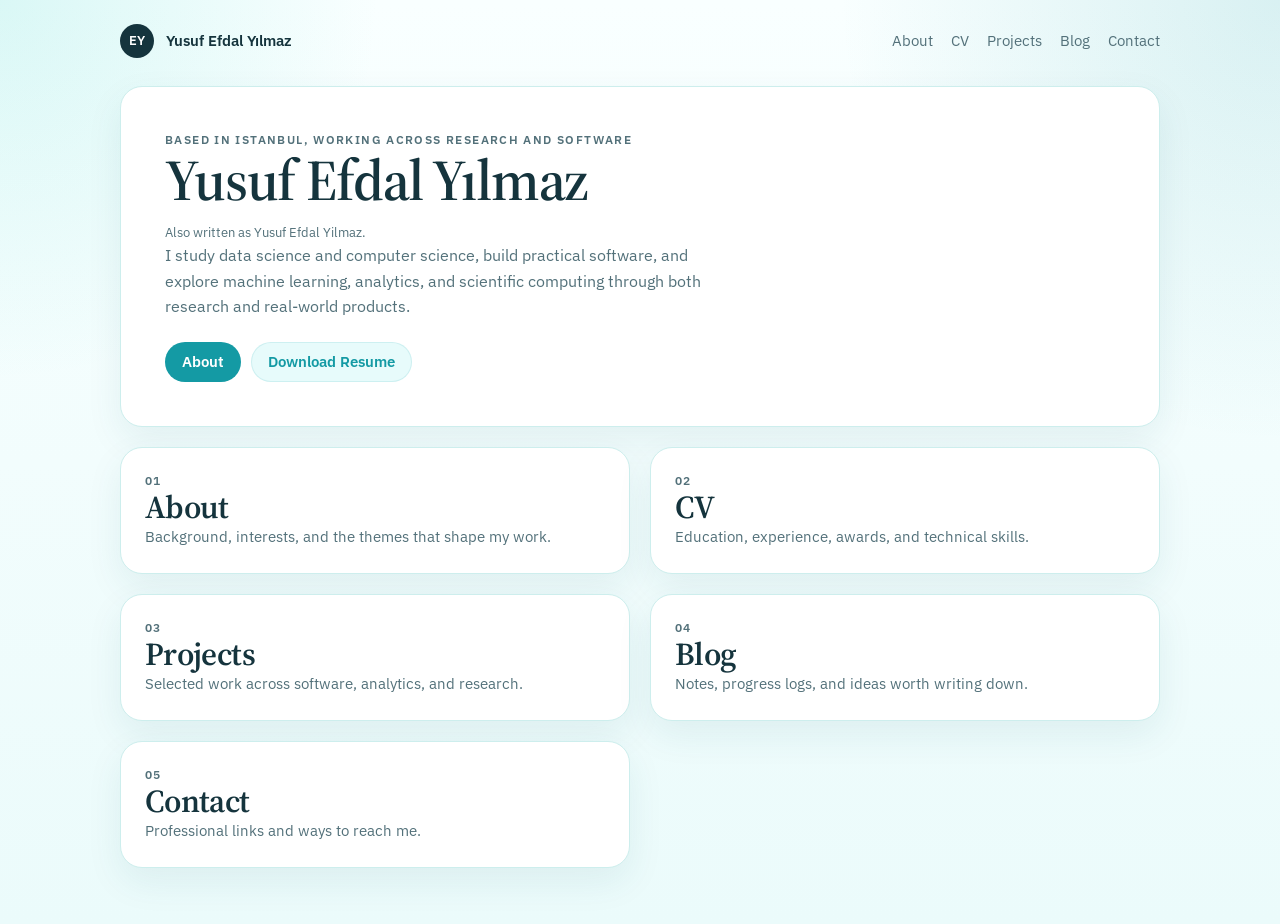
<file: index.html>
<!DOCTYPE html>
<html lang="en">
  <head>
    <meta charset="UTF-8" />
    <meta name="viewport" content="width=device-width, initial-scale=1.0" />
    <title>Yusuf Efdal Yılmaz | Personal Website</title>
    <meta
      name="description"
      content="Yusuf Efdal Yılmaz is a data science student, researcher, and software builder based in Istanbul. Explore his background, CV, projects, blog, and contact details."
    />
    <link rel="canonical" href="https://www.efdalyilmaz.com/" />
    <meta property="og:title" content="Yusuf Efdal Yılmaz | Personal Website" />
    <meta
      property="og:description"
      content="Personal website of Yusuf Efdal Yılmaz, featuring his background, CV, projects, writing, and contact details."
    />
    <meta property="og:type" content="website" />
    <meta property="og:url" content="https://www.efdalyilmaz.com/" />
    <meta name="robots" content="index,follow" />
    <link rel="icon" href="/favicon.svg" type="image/svg+xml" />
    <link rel="preconnect" href="https://fonts.googleapis.com" />
    <link rel="preconnect" href="https://fonts.gstatic.com" crossorigin />
    <link
      href="https://fonts.googleapis.com/css2?family=IBM+Plex+Sans:wght@400;500;600;700&family=Source+Serif+4:wght@500;600;700&display=swap"
      rel="stylesheet"
    />
    <link rel="stylesheet" href="styles.css" />
    <script type="application/ld+json">
      {
        "@context": "https://schema.org",
        "@type": "Person",
        "name": "Yusuf Efdal Yılmaz",
        "alternateName": "Yusuf Efdal Yilmaz",
        "url": "https://www.efdalyilmaz.com/",
        "email": "mailto:efdal.yilmaz@sabanciuniv.edu",
        "jobTitle": "Data science student, researcher, and builder",
        "alumniOf": {
          "@type": "CollegeOrUniversity",
          "name": "Sabanci University"
        },
        "address": {
          "@type": "PostalAddress",
          "addressLocality": "Istanbul",
          "addressCountry": "TR"
        },
        "sameAs": [
          "https://github.com/beystef",
          "https://linkedin.com/in/yusuf-efdal-yilmaz"
        ]
      }
    </script>
  </head>
  <body data-page="home">
    <div class="page-shell">
      <header class="site-header">
        <a class="brand" href="/">
          <span class="brand-mark">EY</span>
          <span class="brand-text" id="brand-text"></span>
        </a>
        <nav class="site-nav" aria-label="Primary">
          <a href="/about.html">About</a>
          <a href="/cv.html">CV</a>
          <a href="/projects.html">Projects</a>
          <a href="/blog/">Blog</a>
          <a href="/contact.html">Contact</a>
        </nav>
      </header>

      <main class="landing-main">
        <section class="landing-hero">
          <p class="eyebrow" id="hero-location"></p>
          <h1 id="hero-title"></h1>
          <p class="seo-name-variant">Also written as Yusuf Efdal Yilmaz.</p>
          <p class="landing-summary" id="hero-summary"></p>
          <div class="hero-actions">
            <a class="button button-primary" href="/about.html">About</a>
            <a class="button button-secondary" href="/resume.pdf" download>Download Resume</a>
          </div>
        </section>

        <section class="landing-grid">
          <a class="landing-card" href="/about.html">
            <p class="eyebrow">01</p>
            <h2>About</h2>
            <p>Background, interests, and the themes that shape my work.</p>
          </a>
          <a class="landing-card" href="/cv.html">
            <p class="eyebrow">02</p>
            <h2>CV</h2>
            <p>Education, experience, awards, and technical skills.</p>
          </a>
          <a class="landing-card" href="/projects.html">
            <p class="eyebrow">03</p>
            <h2>Projects</h2>
            <p>Selected work across software, analytics, and research.</p>
          </a>
          <a class="landing-card" href="/blog/">
            <p class="eyebrow">04</p>
            <h2>Blog</h2>
            <p>Notes, progress logs, and ideas worth writing down.</p>
          </a>
          <a class="landing-card" href="/contact.html">
            <p class="eyebrow">05</p>
            <h2>Contact</h2>
            <p>Professional links and ways to reach me.</p>
          </a>
        </section>
      </main>
    </div>

    <script src="data/site-data.js"></script>
    <script src="script.js"></script>
  </body>
</html>
</file>
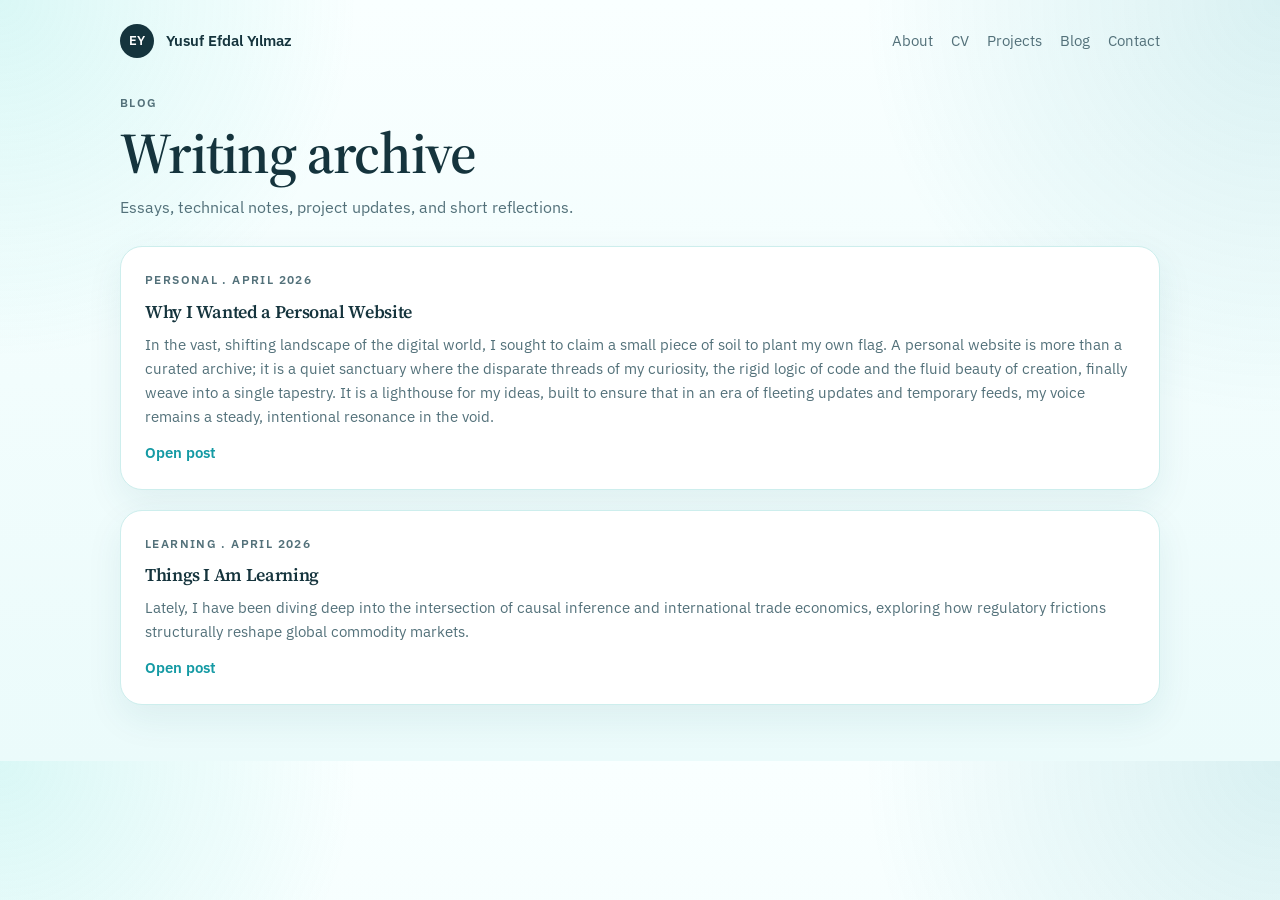
<file: blog/index.html>
<!DOCTYPE html>
<html lang="en">
  <head>
    <meta charset="UTF-8" />
    <meta name="viewport" content="width=device-width, initial-scale=1.0" />
    <title>Blog | Yusuf Efdal Yılmaz</title>
    <meta
      name="description"
      content="Blog archive of Yusuf Efdal Yılmaz with essays, project notes, technical writing, and reflections."
    />
    <link rel="canonical" href="https://www.efdalyilmaz.com/blog/" />
    <meta name="robots" content="index,follow" />
    <link rel="icon" href="/favicon.svg" type="image/svg+xml" />
    <link rel="preconnect" href="https://fonts.googleapis.com" />
    <link rel="preconnect" href="https://fonts.gstatic.com" crossorigin />
    <link
      href="https://fonts.googleapis.com/css2?family=IBM+Plex+Sans:wght@400;500;600;700&family=Source+Serif+4:wght@500;600;700&display=swap"
      rel="stylesheet"
    />
    <link rel="stylesheet" href="../styles.css" />
  </head>
  <body data-page="blog">
    <div class="page-shell">
      <header class="site-header">
        <a class="brand" href="/">
          <span class="brand-mark">EY</span>
          <span class="brand-text" id="brand-text"></span>
        </a>
        <nav class="site-nav" aria-label="Primary">
          <a href="/about.html">About</a>
          <a href="/cv.html">CV</a>
          <a href="/projects.html">Projects</a>
          <a href="/blog/">Blog</a>
          <a href="/contact.html">Contact</a>
        </nav>
      </header>

      <main class="content-page">
        <section class="page-intro">
          <p class="eyebrow">Blog</p>
          <h1>Writing archive</h1>
          <p class="page-summary">
            Essays, technical notes, project updates, and short reflections.
          </p>
        </section>

        <section class="page-stack" id="blog-archive"></section>
      </main>
    </div>

    <script src="../data/site-data.js"></script>
    <script src="../script.js"></script>
  </body>
</html>
</file>
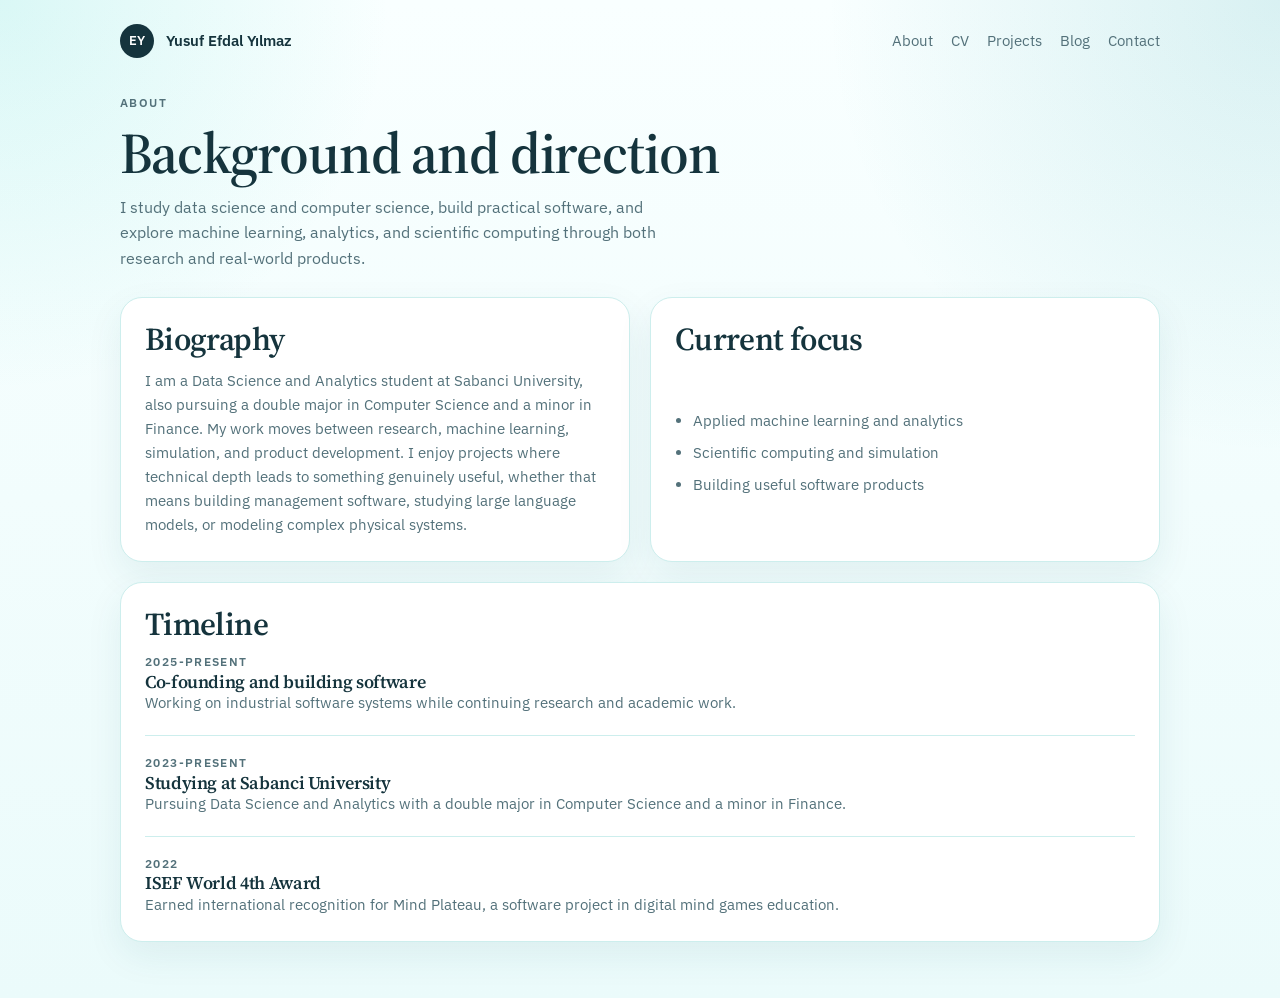
<file: about.html>
<!DOCTYPE html>
<html lang="en">
  <head>
    <meta charset="UTF-8" />
    <meta name="viewport" content="width=device-width, initial-scale=1.0" />
    <title>About Yusuf Efdal Yılmaz</title>
    <meta
      name="description"
      content="Learn more about Yusuf Efdal Yılmaz, his academic background, research interests, and current focus areas in software, machine learning, and scientific computing."
    />
    <link rel="canonical" href="https://www.efdalyilmaz.com/about.html" />
    <meta name="robots" content="index,follow" />
    <link rel="icon" href="/favicon.svg" type="image/svg+xml" />
    <link rel="preconnect" href="https://fonts.googleapis.com" />
    <link rel="preconnect" href="https://fonts.gstatic.com" crossorigin />
    <link
      href="https://fonts.googleapis.com/css2?family=IBM+Plex+Sans:wght@400;500;600;700&family=Source+Serif+4:wght@500;600;700&display=swap"
      rel="stylesheet"
    />
    <link rel="stylesheet" href="styles.css" />
  </head>
  <body data-page="about">
    <div class="page-shell">
      <header class="site-header">
        <a class="brand" href="/">
          <span class="brand-mark">EY</span>
          <span class="brand-text" id="brand-text"></span>
        </a>
        <nav class="site-nav" aria-label="Primary">
          <a href="/about.html">About</a>
          <a href="/cv.html">CV</a>
          <a href="/projects.html">Projects</a>
          <a href="/blog/">Blog</a>
          <a href="/contact.html">Contact</a>
        </nav>
      </header>

      <main class="content-page">
        <section class="page-intro">
          <p class="eyebrow">About</p>
          <h1>Background and direction</h1>
          <p class="page-summary" id="about-summary"></p>
        </section>

        <section class="content-grid">
          <div class="panel prose-panel">
            <h2>Biography</h2>
            <p id="about-bio"></p>
          </div>
          <div class="panel prose-panel">
            <h2>Current focus</h2>
            <ul class="bullet-list" id="focus-list"></ul>
          </div>
        </section>

        <section class="panel prose-panel">
          <h2>Timeline</h2>
          <div class="timeline" id="timeline-list"></div>
        </section>
      </main>
    </div>

    <script src="data/site-data.js"></script>
    <script src="script.js"></script>
  </body>
</html>
</file>
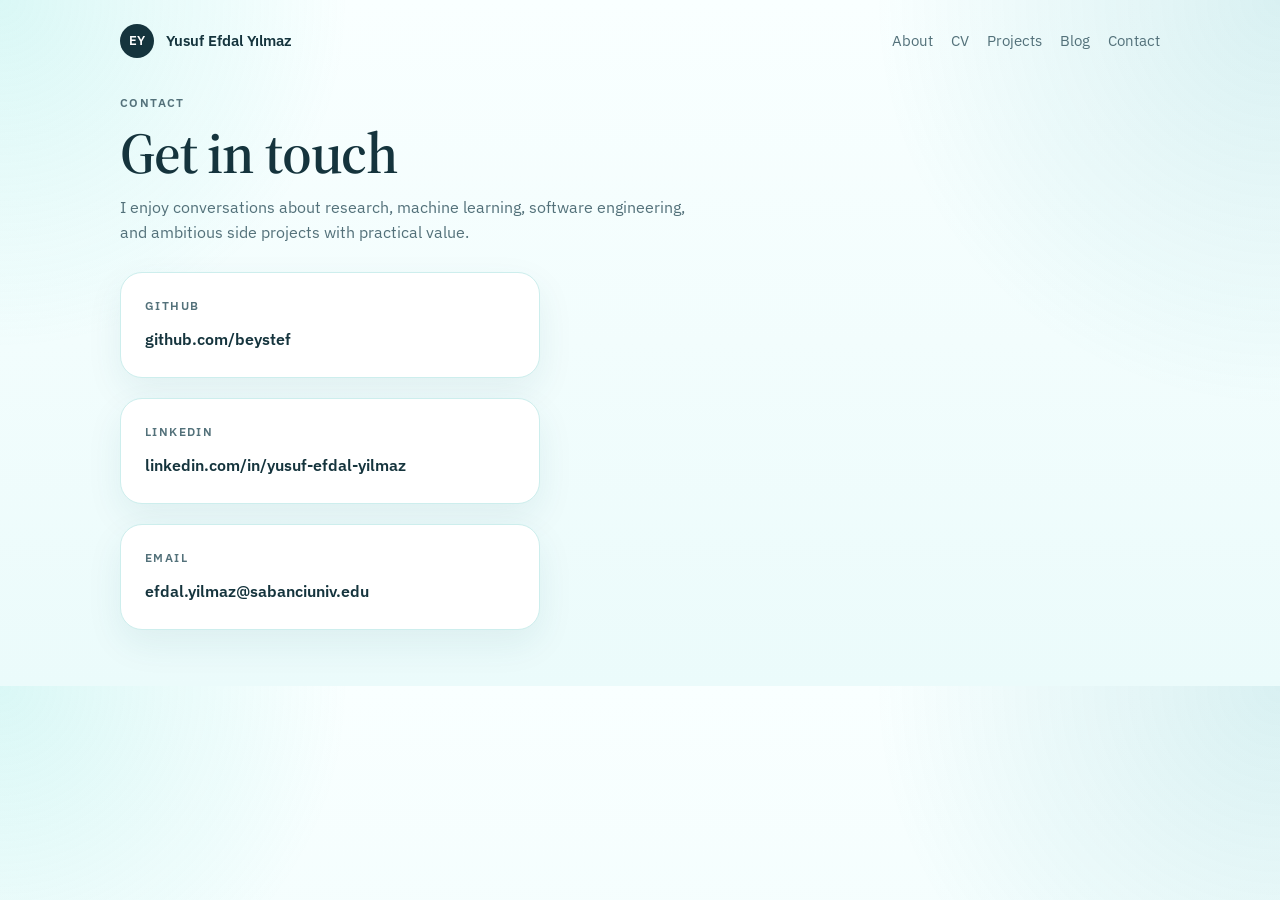
<file: contact.html>
<!DOCTYPE html>
<html lang="en">
  <head>
    <meta charset="UTF-8" />
    <meta name="viewport" content="width=device-width, initial-scale=1.0" />
    <title>Contact | Yusuf Efdal Yılmaz</title>
    <meta
      name="description"
      content="Contact Yusuf Efdal Yılmaz through GitHub, LinkedIn, or email."
    />
    <link rel="canonical" href="https://www.efdalyilmaz.com/contact.html" />
    <meta name="robots" content="index,follow" />
    <link rel="icon" href="/favicon.svg" type="image/svg+xml" />
    <link rel="preconnect" href="https://fonts.googleapis.com" />
    <link rel="preconnect" href="https://fonts.gstatic.com" crossorigin />
    <link
      href="https://fonts.googleapis.com/css2?family=IBM+Plex+Sans:wght@400;500;600;700&family=Source+Serif+4:wght@500;600;700&display=swap"
      rel="stylesheet"
    />
    <link rel="stylesheet" href="styles.css" />
  </head>
  <body data-page="contact">
    <div class="page-shell">
      <header class="site-header">
        <a class="brand" href="/">
          <span class="brand-mark">EY</span>
          <span class="brand-text" id="brand-text"></span>
        </a>
        <nav class="site-nav" aria-label="Primary">
          <a href="/about.html">About</a>
          <a href="/cv.html">CV</a>
          <a href="/projects.html">Projects</a>
          <a href="/blog/">Blog</a>
          <a href="/contact.html">Contact</a>
        </nav>
      </header>

      <main class="content-page">
        <section class="page-intro">
          <p class="eyebrow">Contact</p>
          <h1>Get in touch</h1>
          <p class="page-summary" id="contact-note"></p>
        </section>

        <section class="contact-links" id="contact-links"></section>
      </main>
    </div>

    <script src="data/site-data.js"></script>
    <script src="script.js"></script>
  </body>
</html>
</file>
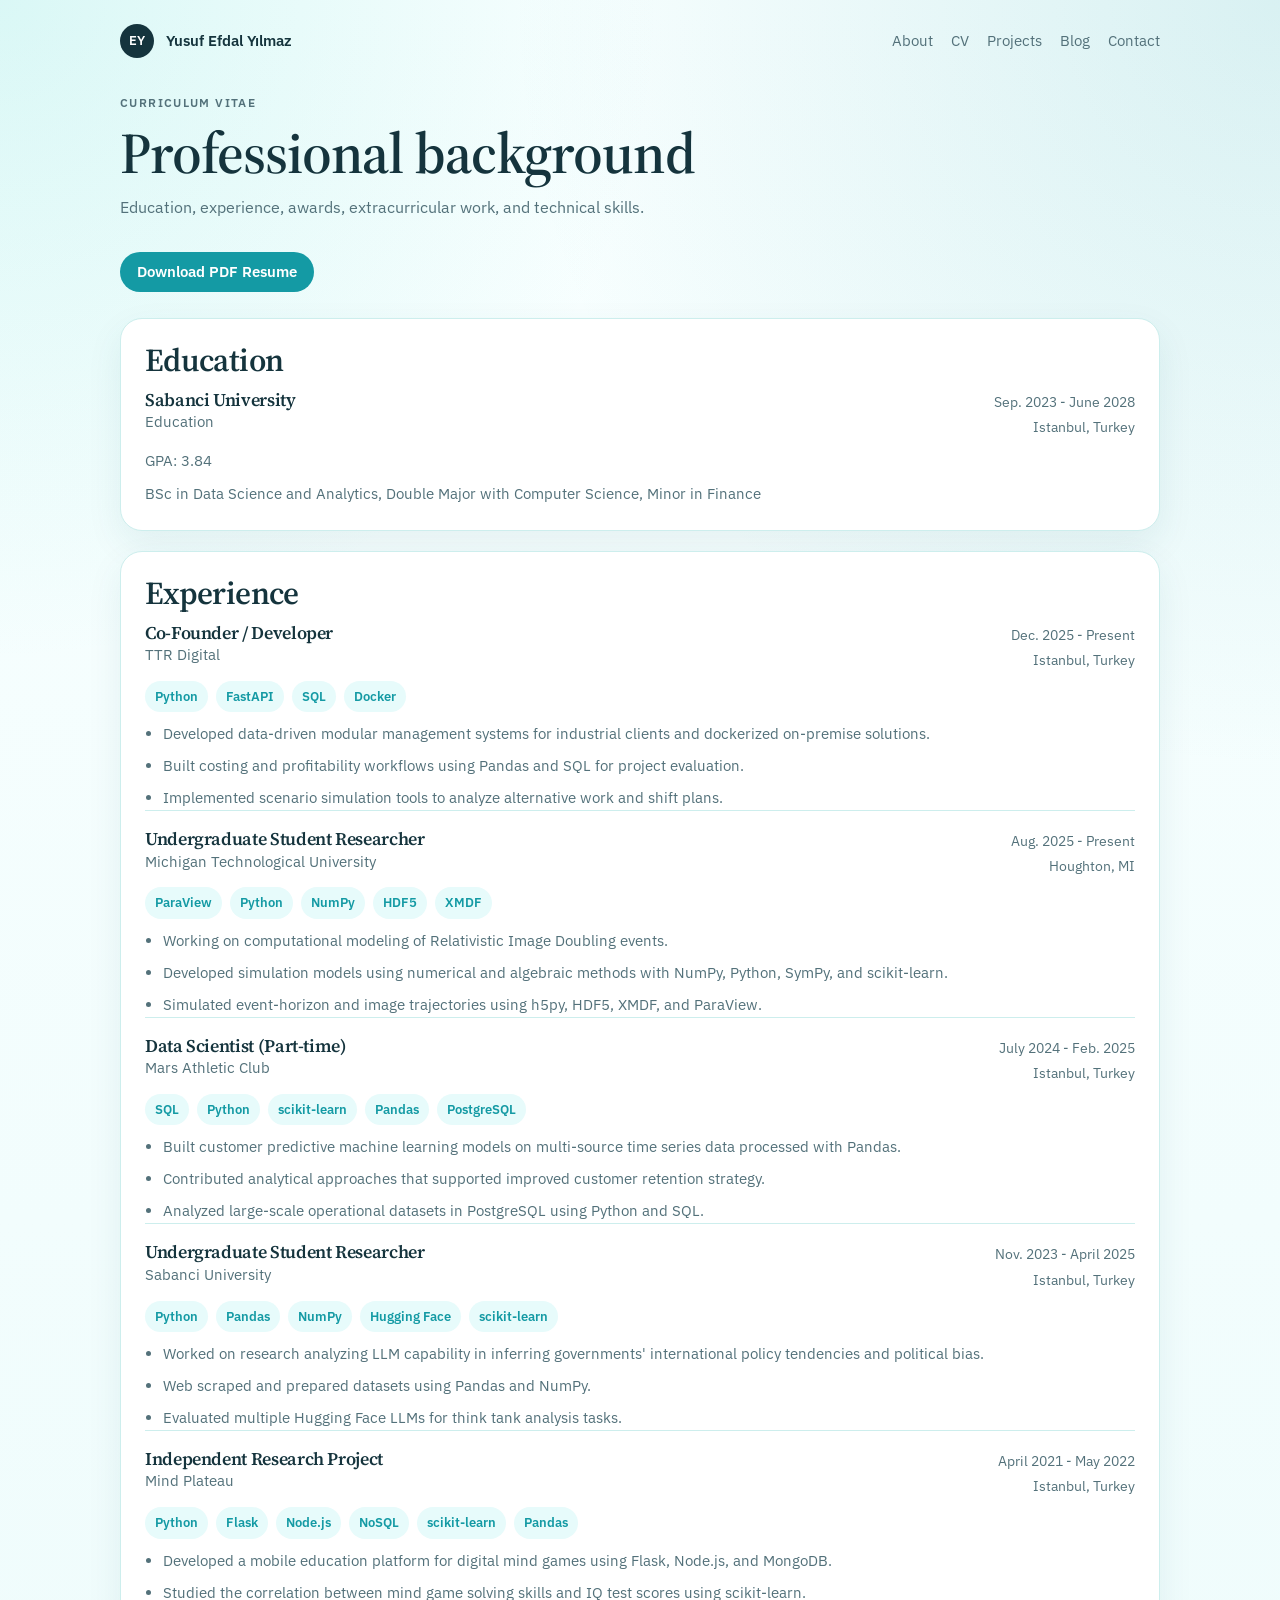
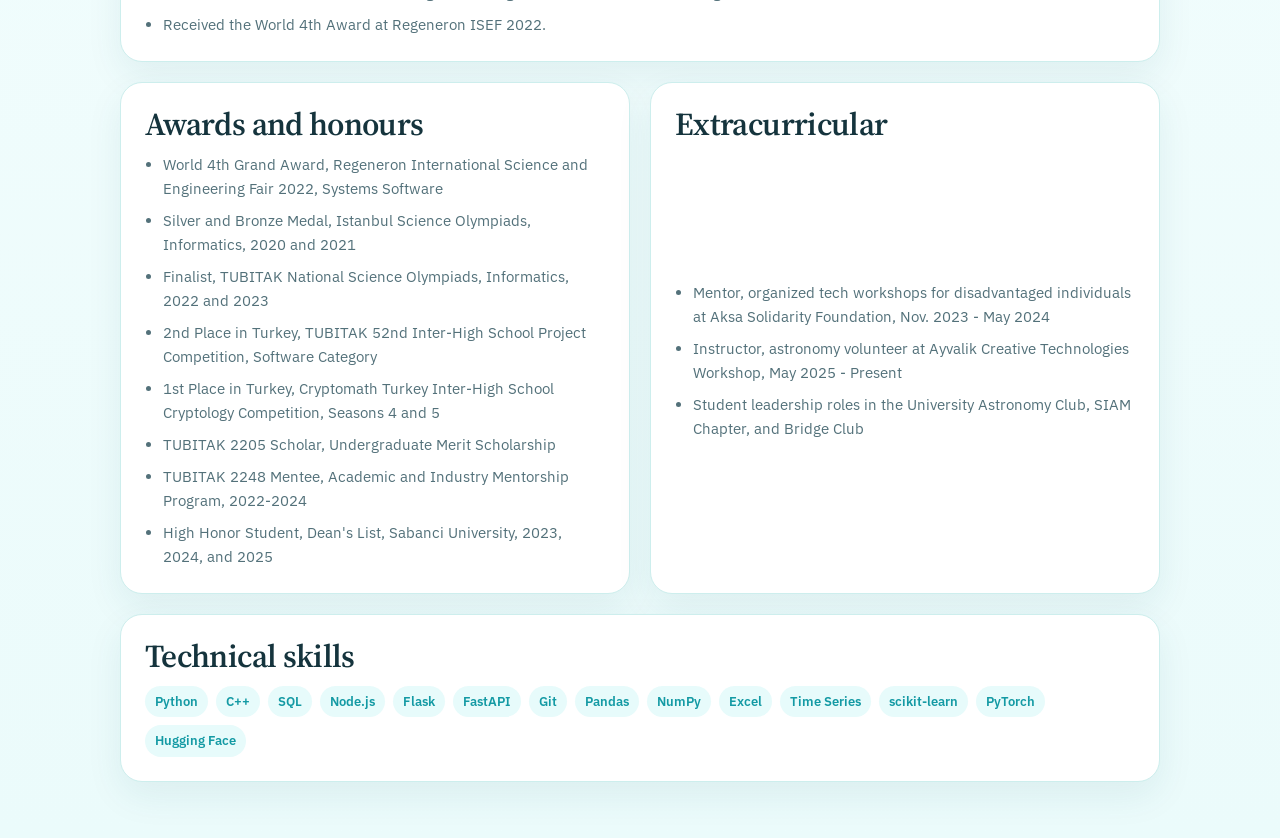
<file: cv.html>
<!DOCTYPE html>
<html lang="en">
  <head>
    <meta charset="UTF-8" />
    <meta name="viewport" content="width=device-width, initial-scale=1.0" />
    <title>CV | Yusuf Efdal Yılmaz</title>
    <meta
      name="description"
      content="Curriculum vitae of Yusuf Efdal Yılmaz, including education, experience, awards, extracurricular activities, and technical skills."
    />
    <link rel="canonical" href="https://www.efdalyilmaz.com/cv.html" />
    <meta name="robots" content="index,follow" />
    <link rel="icon" href="/favicon.svg" type="image/svg+xml" />
    <link rel="preconnect" href="https://fonts.googleapis.com" />
    <link rel="preconnect" href="https://fonts.gstatic.com" crossorigin />
    <link
      href="https://fonts.googleapis.com/css2?family=IBM+Plex+Sans:wght@400;500;600;700&family=Source+Serif+4:wght@500;600;700&display=swap"
      rel="stylesheet"
    />
    <link rel="stylesheet" href="styles.css" />
  </head>
  <body data-page="cv">
    <div class="page-shell">
      <header class="site-header">
        <a class="brand" href="/">
          <span class="brand-mark">EY</span>
          <span class="brand-text" id="brand-text"></span>
        </a>
        <nav class="site-nav" aria-label="Primary">
          <a href="/about.html">About</a>
          <a href="/cv.html">CV</a>
          <a href="/projects.html">Projects</a>
          <a href="/blog/">Blog</a>
          <a href="/contact.html">Contact</a>
        </nav>
      </header>

      <main class="content-page">
        <section class="page-intro">
          <p class="eyebrow">Curriculum Vitae</p>
          <h1>Professional background</h1>
          <p class="page-summary">
            Education, experience, awards, extracurricular work, and technical skills.
          </p>
          <div class="hero-actions">
            <a class="button button-primary" href="/resume.pdf" download>Download PDF Resume</a>
          </div>
        </section>

        <section class="page-stack">
          <div class="panel cv-block">
            <h2>Education</h2>
            <div id="education-list"></div>
          </div>
          <div class="panel cv-block">
            <h2>Experience</h2>
            <div id="experience-list"></div>
          </div>
          <div class="content-grid">
            <div class="panel cv-block">
              <h2>Awards and honours</h2>
              <ul class="bullet-list" id="awards-list"></ul>
            </div>
            <div class="panel cv-block">
              <h2>Extracurricular</h2>
              <ul class="bullet-list" id="activities-list"></ul>
            </div>
          </div>
          <div class="panel cv-block">
            <h2>Technical skills</h2>
            <div class="tag-list" id="skills-list"></div>
          </div>
        </section>
      </main>
    </div>

    <script src="data/site-data.js"></script>
    <script src="script.js"></script>
  </body>
</html>
</file>
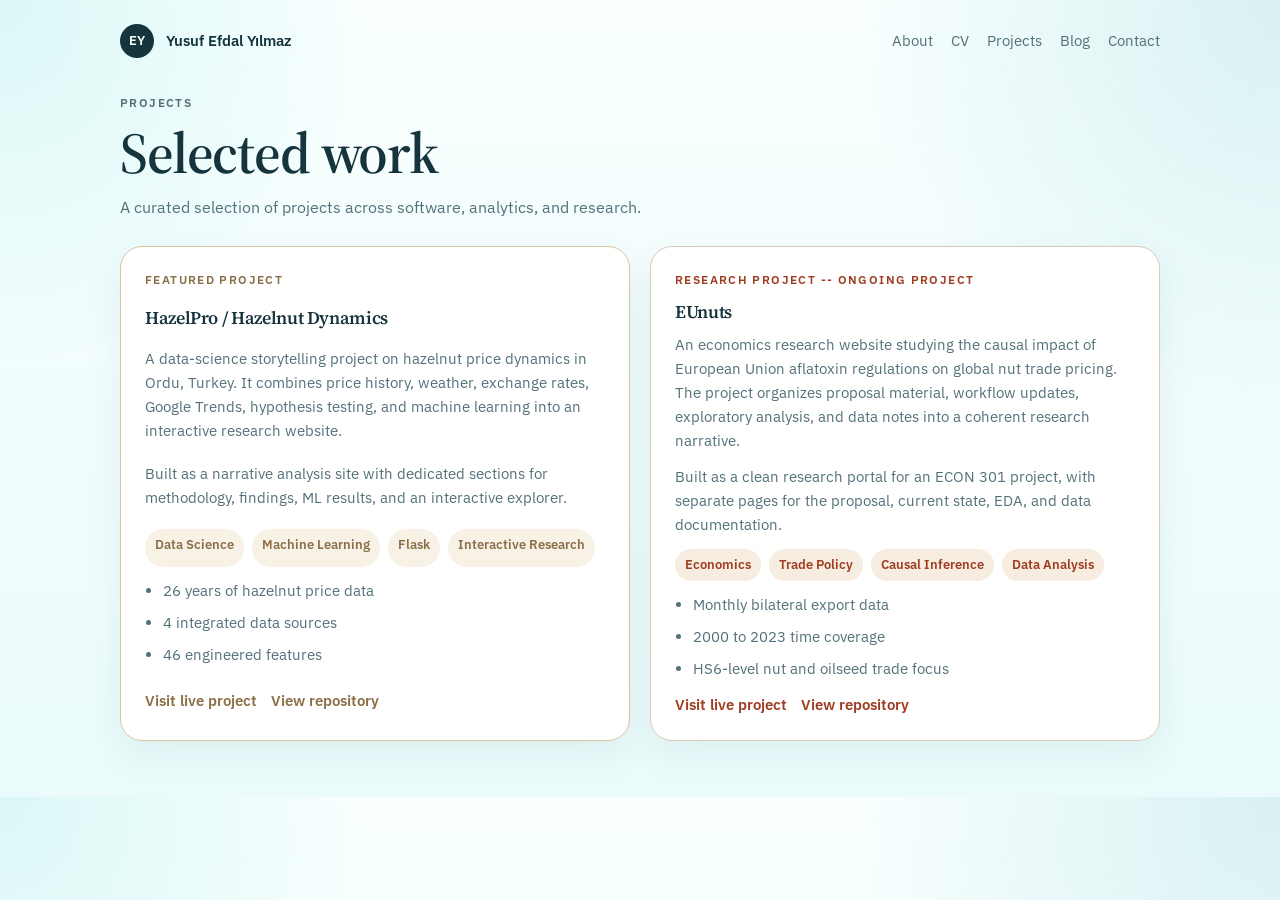
<file: projects.html>
<!DOCTYPE html>
<html lang="en">
  <head>
    <meta charset="UTF-8" />
    <meta name="viewport" content="width=device-width, initial-scale=1.0" />
    <title>Projects | Yusuf Efdal Yılmaz</title>
    <meta
      name="description"
      content="Projects by Yusuf Efdal Yılmaz across software, analytics, machine learning, and research."
    />
    <link rel="canonical" href="https://www.efdalyilmaz.com/projects.html" />
    <meta name="robots" content="index,follow" />
    <link rel="icon" href="/favicon.svg" type="image/svg+xml" />
    <link rel="preconnect" href="https://fonts.googleapis.com" />
    <link rel="preconnect" href="https://fonts.gstatic.com" crossorigin />
    <link
      href="https://fonts.googleapis.com/css2?family=IBM+Plex+Sans:wght@400;500;600;700&family=Source+Serif+4:wght@500;600;700&display=swap"
      rel="stylesheet"
    />
    <link rel="stylesheet" href="styles.css" />
  </head>
  <body data-page="projects">
    <div class="page-shell">
      <header class="site-header">
        <a class="brand" href="/">
          <span class="brand-mark">EY</span>
          <span class="brand-text" id="brand-text"></span>
        </a>
        <nav class="site-nav" aria-label="Primary">
          <a href="/about.html">About</a>
          <a href="/cv.html">CV</a>
          <a href="/projects.html">Projects</a>
          <a href="/blog/">Blog</a>
          <a href="/contact.html">Contact</a>
        </nav>
      </header>

      <main class="content-page">
        <section class="page-intro">
          <p class="eyebrow">Projects</p>
          <h1>Selected work</h1>
          <p class="page-summary">
            A curated selection of projects across software, analytics, and research.
          </p>
        </section>

        <section class="card-grid card-grid-wide" id="project-list"></section>
      </main>
    </div>

    <script src="data/site-data.js"></script>
    <script src="script.js"></script>
  </body>
</html>
</file>
<file: styles.css>
:root {
  --bg: #eefcfb;
  --surface: #ffffff;
  --surface-alt: #f2fffd;
  --ink: #15343d;
  --muted: #53717a;
  --line: #cdeeed;
  --accent: #149aa4;
  --accent-soft: #e7fbfb;
  --shadow: 0 14px 36px rgba(20, 88, 98, 0.08);
  --radius-lg: 22px;
  --radius-md: 16px;
  --radius-sm: 999px;
  --content-width: 1040px;
}

* {
  box-sizing: border-box;
}

html {
  scroll-behavior: smooth;
}

body {
  margin: 0;
  background:
    radial-gradient(circle at top left, rgba(76, 214, 204, 0.18), transparent 24%),
    radial-gradient(circle at top right, rgba(20, 154, 164, 0.14), transparent 28%),
    linear-gradient(180deg, #f9ffff 0%, #ebfbfb 100%);
  color: var(--ink);
  font-family: "IBM Plex Sans", sans-serif;
  font-size: 15px;
  line-height: 1.6;
}

a {
  color: inherit;
  text-decoration: none;
}

p {
  margin: 0;
  color: var(--muted);
}

h1,
h2,
h3 {
  margin: 0;
  font-family: "Source Serif 4", serif;
  font-weight: 600;
  letter-spacing: -0.02em;
  line-height: 1.08;
}

h1 {
  font-size: clamp(2.4rem, 4.5vw, 4rem);
}

h2 {
  font-size: clamp(1.5rem, 2.5vw, 2rem);
}

h3 {
  font-size: 1.12rem;
}

.page-shell {
  width: min(calc(100% - 40px), var(--content-width));
  margin: 0 auto;
  padding: 24px 0 56px;
}

.site-header {
  display: flex;
  align-items: center;
  justify-content: space-between;
  gap: 20px;
  padding-bottom: 28px;
}

.brand {
  display: inline-flex;
  align-items: center;
  gap: 12px;
  font-size: 0.94rem;
  font-weight: 600;
}

.brand-mark {
  display: inline-grid;
  place-items: center;
  width: 34px;
  height: 34px;
  border-radius: 50%;
  background: var(--ink);
  color: #fff;
  font-size: 0.8rem;
}

.site-nav {
  display: flex;
  flex-wrap: wrap;
  gap: 18px;
  font-size: 0.92rem;
  color: var(--muted);
}

.site-nav a:hover,
.text-link:hover {
  color: var(--accent);
}

.landing-main,
.content-page,
.page-stack,
.contact-links,
.timeline {
  display: grid;
  gap: 20px;
}

.landing-hero,
.landing-card,
.panel,
.card {
  background: var(--surface);
  border: 1px solid var(--line);
  border-radius: var(--radius-lg);
  box-shadow: var(--shadow);
}

.landing-hero {
  padding: 44px;
}

.landing-summary,
.page-summary {
  max-width: 58ch;
  font-size: 1rem;
}

.seo-name-variant {
  margin-top: 10px;
  font-size: 0.84rem;
  color: var(--muted);
}

.hero-actions {
  display: flex;
  flex-wrap: wrap;
  gap: 10px;
  margin-top: 22px;
}

.landing-grid,
.content-grid,
.card-grid {
  display: grid;
  gap: 20px;
}

.landing-grid {
  grid-template-columns: repeat(2, minmax(0, 1fr));
}

.content-grid {
  grid-template-columns: repeat(2, minmax(0, 1fr));
}

.card-grid {
  grid-template-columns: repeat(2, minmax(0, 1fr));
}

.card-grid-wide {
  grid-template-columns: repeat(2, minmax(0, 1fr));
}

.landing-card,
.panel,
.card {
  padding: 24px;
}

.landing-card {
  transition: transform 160ms ease, border-color 160ms ease;
}

.landing-card:hover {
  transform: translateY(-2px);
  border-color: #9ddfdd;
}

.page-intro {
  display: grid;
  gap: 10px;
  padding: 8px 0 6px;
}

.eyebrow,
.card-meta,
.timeline-period,
.contact-label {
  font-size: 0.72rem;
  font-weight: 600;
  letter-spacing: 0.12em;
  text-transform: uppercase;
  color: var(--muted);
}

.button {
  display: inline-flex;
  align-items: center;
  justify-content: center;
  min-height: 40px;
  padding: 0 16px;
  border-radius: var(--radius-sm);
  font-size: 0.92rem;
  font-weight: 600;
  border: 1px solid transparent;
}

.button-primary {
  background: var(--accent);
  color: #fff;
}

.button-secondary {
  background: var(--accent-soft);
  color: var(--accent);
  border-color: rgba(20, 154, 164, 0.12);
}

.prose-panel,
.cv-block,
.card,
.contact-link {
  display: grid;
  gap: 12px;
}

.project-card {
  --project-accent: var(--accent);
  --project-soft: var(--accent-soft);
  --project-border: var(--line);
  border-color: var(--project-border);
  background:
    linear-gradient(180deg, rgba(255, 255, 255, 0.98), rgba(255, 255, 255, 0.98)),
    linear-gradient(135deg, var(--project-soft), #ffffff);
}

.project-card .card-meta,
.project-card .text-link,
.project-card .text-link-secondary {
  color: var(--project-accent);
}

.project-card .tag {
  background: var(--project-soft);
  color: var(--project-accent);
}

.project-note {
  font-size: 0.94rem;
}

.timeline-item + .timeline-item,
.cv-entry + .cv-entry {
  padding-top: 18px;
  border-top: 1px solid var(--line);
}

.cv-entry {
  display: grid;
  gap: 10px;
}

.cv-entry-header {
  display: flex;
  justify-content: space-between;
  gap: 16px;
  align-items: flex-start;
}

.cv-meta {
  display: grid;
  gap: 2px;
  text-align: right;
  color: var(--muted);
  font-size: 0.9rem;
}

.cv-subtitle,
.cv-note {
  font-size: 0.95rem;
}

.tag-list {
  display: flex;
  flex-wrap: wrap;
  gap: 8px;
}

.tag {
  padding: 5px 10px;
  border-radius: var(--radius-sm);
  background: var(--accent-soft);
  color: var(--accent);
  font-size: 0.84rem;
  font-weight: 600;
}

.bullet-list {
  margin: 0;
  padding-left: 18px;
  color: var(--muted);
}

.bullet-list li + li {
  margin-top: 8px;
}

.text-link {
  color: var(--accent);
  font-size: 0.92rem;
  font-weight: 600;
}

.text-link-secondary {
  color: var(--muted);
}

.card-actions {
  display: flex;
  flex-wrap: wrap;
  gap: 14px;
  align-items: center;
}

.contact-link {
  max-width: 420px;
}

.contact-value {
  font-size: 1rem;
  font-weight: 600;
  color: var(--ink);
}

@media (max-width: 820px) {
  .site-header,
  .cv-entry-header {
    flex-direction: column;
    align-items: flex-start;
  }

  .landing-grid,
  .content-grid,
  .card-grid,
  .card-grid-wide {
    grid-template-columns: 1fr;
  }

  .cv-meta {
    text-align: left;
  }
}

@media (max-width: 560px) {
  body {
    font-size: 14px;
  }

  .page-shell {
    width: min(calc(100% - 24px), var(--content-width));
  }

  .landing-hero,
  .landing-card,
  .panel,
  .card {
    padding: 20px;
    border-radius: var(--radius-md);
  }
}
</file>
